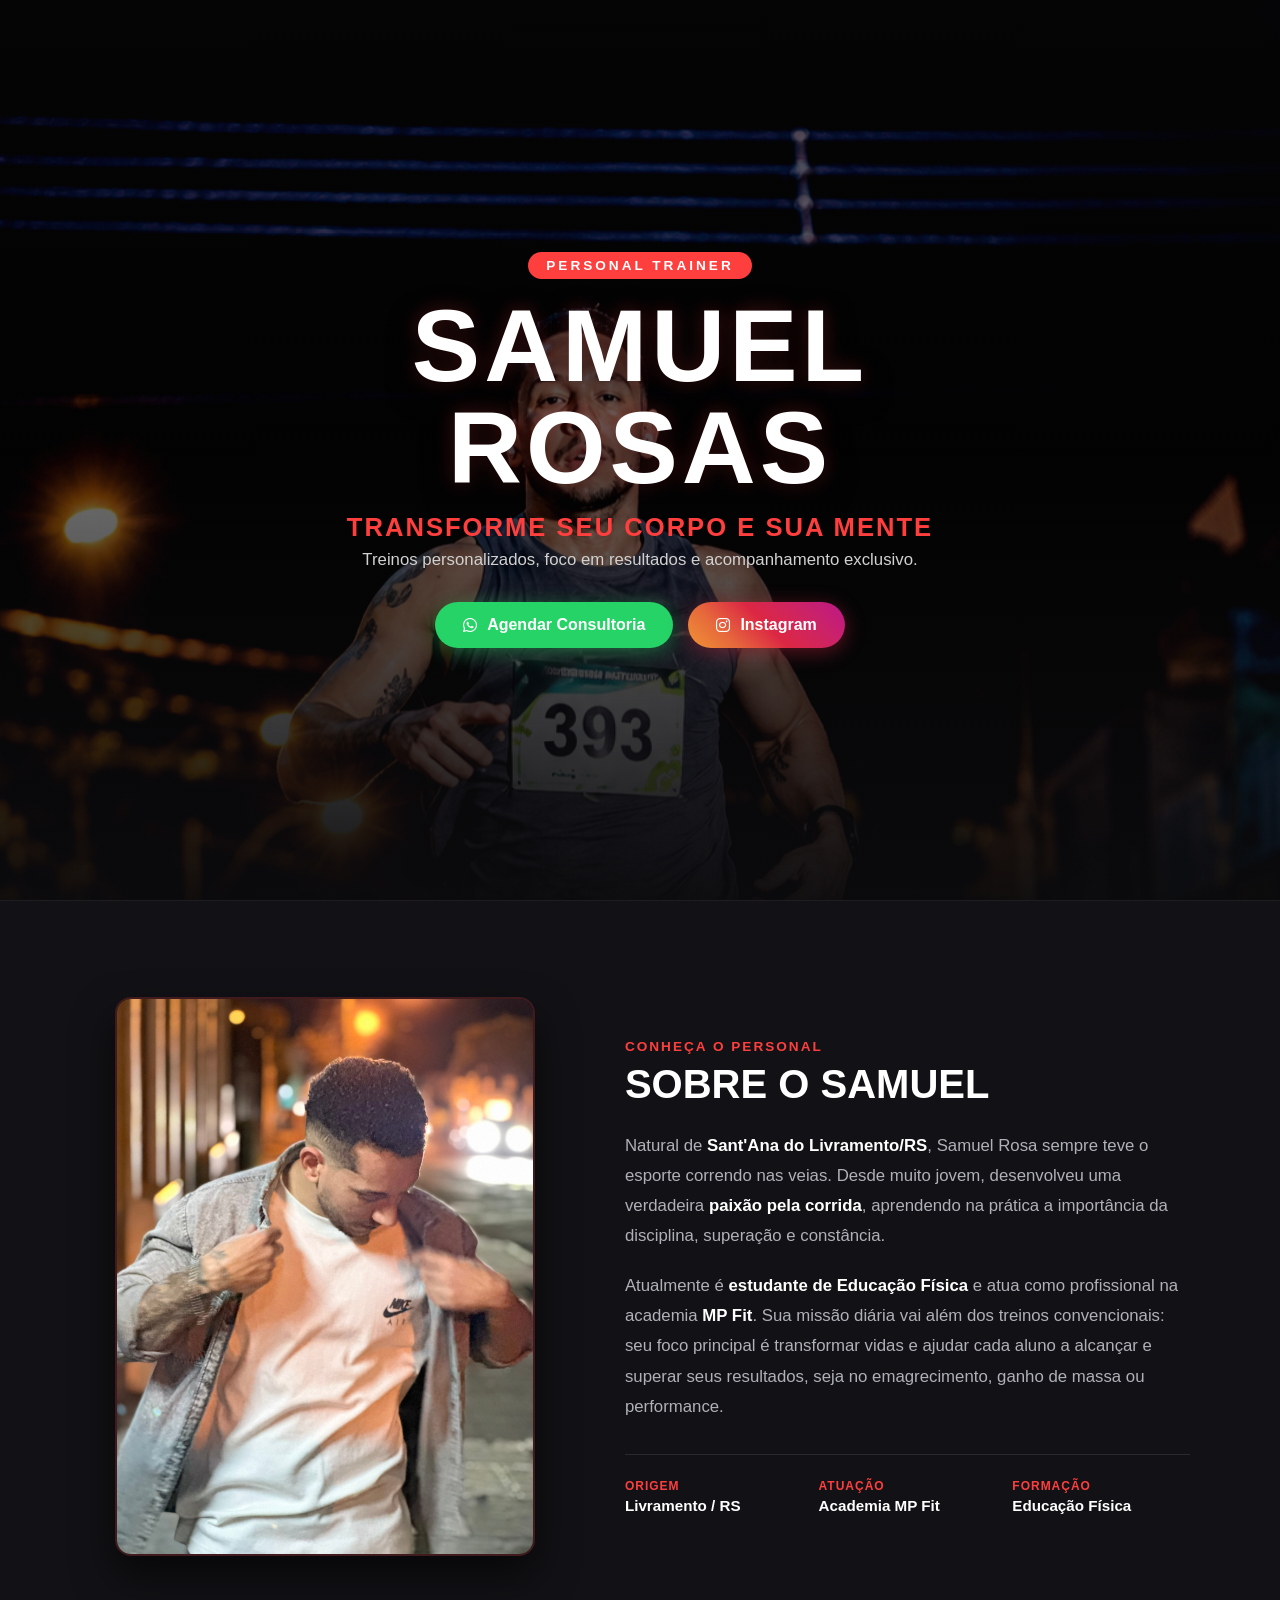
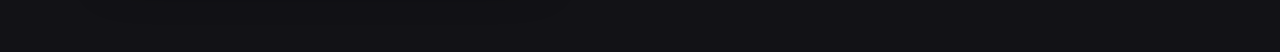
<file: index.html>
<!DOCTYPE html>
<html lang="pt-BR">
<head>
    <meta charset="UTF-8">
    <meta name="viewport" content="width=device-width, initial-scale=1.0">
    <title>Samuel Rosas | Personal Trainer</title>
    <!-- Ícones do Font Awesome -->
    <link rel="stylesheet" href="https://cdnjs.cloudflare.com/ajax/libs/font-awesome/6.4.0/css/all.min.css">
    <link rel="stylesheet" href="style.css">
</head>
<body>

    <!-- SESSÃO PRINCIPAL (HERO) -->
    <section class="hero">
        <div class="banner-bg">
            <img src="foto-samuel.PNG" alt="Samuel Rosa Personal Trainer" class="trainer-banner">
            <div class="overlay"></div>
        </div>

        <div class="hero-content">
            <span class="badge">PERSONAL TRAINER</span>
            <h1 class="main-title">SAMUEL ROSAS</h1>
            <p class="subtitle">TRANSFORME SEU CORPO E SUA MENTE</p>
            <p class="description">Treinos personalizados, foco em resultados e acompanhamento exclusivo.</p>
            
            <!-- GRUPO DE BOTÕES -->
            <div class="hero-buttons">
                <a href="https://wa.me/5555984115672?text=Ol%C3%A1%21%20Gostaria%20de%20saber%20mais%20informa%C3%A7%C3%B5es%20sobre%20a%20consultoria%20de%20treino." target="_blank" class="btn-whatsapp">
                    <i class="fa-brands fa-whatsapp"></i> Agendar Consultoria
                </a>
                
                <a href="https://www.instagram.com/samuel_rosas22/" target="_blank" class="btn-instagram">
                    <i class="fa-brands fa-instagram"></i> Instagram
                </a>
            </div>
        </div>
    </section>

    <!-- SESSÃO SOBRE -->
    <section class="about-section" id="sobre">
        <div class="container about-container">
            
            <!-- Foto Secundária -->
            <div class="about-image-wrapper">
                <img src="foto-samuel-sobre.PNG" alt="Samuel Rosa em treinamento" class="about-img">
            </div>

            <!-- Texto com Animação -->
            <div class="about-content">
                <span class="section-tag">CONHEÇA O PERSONAL</span>
                <h2>SOBRE O SAMUEL</h2>
                
                <p>
                    Natural de <strong>Sant'Ana do Livramento/RS</strong>, Samuel Rosa sempre teve o esporte correndo nas veias. 
                    Desde muito jovem, desenvolveu uma verdadeira <strong>paixão pela corrida</strong>, aprendendo na prática a importância 
                    da disciplina, superação e constância.
                </p>
                
                <p>
                    Atualmente é <strong>estudante de Educação Física</strong> e atua como profissional na academia <strong>MP Fit</strong>. 
                    Sua missão diária vai além dos treinos convencionais: seu foco principal é transformar vidas e ajudar cada aluno a alcançar e superar seus resultados, seja no emagrecimento, ganho de massa ou performance.
                </p>

                <div class="about-highlights">
                    <div class="highlight-item">
                        <span class="highlight-title">Origem</span>
                        <span class="highlight-desc">Livramento / RS</span>
                    </div>
                    <div class="highlight-item">
                        <span class="highlight-title">Atuação</span>
                        <span class="highlight-desc">Academia MP Fit</span>
                    </div>
                    <div class="highlight-item">
                        <span class="highlight-title">Formação</span>
                        <span class="highlight-desc">Educação Física</span>
                    </div>
                </div>
            </div>

        </div>
    </section>

</body>
</html>
</file>
<file: style.css>
/* ==========================================================================
   1. RESET & ESTILOS BASE
   ========================================================================== */
* {
    margin: 0;
    padding: 0;
    box-sizing: border-box;
    font-family: 'Montserrat', 'Segoe UI', Roboto, sans-serif;
}

body {
    background-color: #0b0b0d;
    color: #ffffff;
    overflow-x: hidden;
}

/* ==========================================================================
   2. HERO SECTION (CAPA)
   ========================================================================== */
.hero {
    position: relative;
    width: 100%;
    height: 100vh;
    display: flex;
    justify-content: center;
    align-items: center;
    overflow: hidden;
}

/* Background Banner */
.banner-bg {
    position: absolute;
    top: 0;
    left: 0;
    width: 100%;
    height: 100%;
    z-index: 1;
}

.trainer-banner {
    width: 100%;
    height: 100%;
    object-fit: cover;
    object-position: center top;
    filter: brightness(0.55) contrast(1.1);
    transform: scale(1.05);
    animation: zoomInBg 2s cubic-bezier(0.2, 1, 0.3, 1) forwards;
}

.overlay {
    position: absolute;
    top: 0;
    left: 0;
    width: 100%;
    height: 100%;
    background: linear-gradient(
        to bottom,
        rgba(11, 11, 13, 0.4) 0%,
        rgba(11, 11, 13, 0.2) 50%,
        rgba(11, 11, 13, 0.95) 100%
    );
}

/* Conteúdo Hero */
.hero-content {
    position: relative;
    z-index: 10;
    text-align: center;
    max-width: 900px;
    padding: 0 1.5rem;
    display: flex;
    flex-direction: column;
    align-items: center;
}

.badge {
    display: inline-block;
    background-color: #ff3e3e;
    color: #ffffff;
    padding: 6px 18px;
    font-weight: 700;
    font-size: 0.85rem;
    letter-spacing: 3px;
    border-radius: 20px;
    margin-bottom: 1rem;
    text-transform: uppercase;
    opacity: 0;
    animation: fadeIn 1s 0.2s forwards;
}

.main-title {
    font-size: clamp(3rem, 8vw, 7rem);
    font-weight: 900;
    line-height: 1;
    text-transform: uppercase;
    letter-spacing: 4px;
    color: #ffffff;
    text-shadow: 0 10px 30px rgba(0, 0, 0, 0.8), 0 0 20px rgba(255, 62, 62, 0.3);
    margin-bottom: 0.8rem;
    opacity: 0;
    transform: translateY(30px);
    animation: fadeInUpText 1.2s 0.4s cubic-bezier(0.2, 1, 0.3, 1) forwards;
}

.subtitle {
    font-size: clamp(1.1rem, 2.5vw, 1.6rem);
    font-weight: 800;
    color: #ff3e3e;
    text-transform: uppercase;
    letter-spacing: 2px;
    margin-bottom: 0.5rem;
    opacity: 0;
    animation: fadeIn 1s 0.8s forwards;
}

.description {
    color: #d1d1d1;
    margin-bottom: 2rem;
    font-size: 1.05rem;
    max-width: 600px;
    opacity: 0;
    animation: fadeIn 1s 1s forwards;
}

/* ==========================================================================
   3. BOTÕES DE AÇÃO (WHATSAPP E INSTAGRAM)
   ========================================================================== */
.hero-buttons {
    display: flex;
    gap: 15px;
    flex-wrap: wrap;
    justify-content: center;
    align-items: center;
    opacity: 0;
    animation: fadeIn 1s 1.2s forwards;
}

.btn-whatsapp, 
.btn-instagram {
    display: inline-flex;
    align-items: center;
    gap: 10px;
    text-decoration: none;
    padding: 14px 28px;
    font-weight: 700;
    font-size: 1rem;
    border-radius: 50px;
    transition: all 0.3s ease;
}

.btn-whatsapp {
    background-color: #25d366;
    color: #ffffff;
    box-shadow: 0 4px 20px rgba(37, 211, 102, 0.4);
}

.btn-whatsapp:hover {
    background-color: #1eb957;
    transform: translateY(-3px) scale(1.03);
    box-shadow: 0 8px 25px rgba(37, 211, 102, 0.6);
}

.btn-instagram {
    background: linear-gradient(45deg, #f09433 0%, #e6683c 25%, #dc2743 50%, #cc2366 75%, #bc1888 100%);
    color: #ffffff;
    box-shadow: 0 4px 20px rgba(220, 39, 67, 0.4);
}

.btn-instagram:hover {
    transform: translateY(-3px) scale(1.03);
    box-shadow: 0 8px 25px rgba(220, 39, 67, 0.6);
    filter: brightness(1.1);
}

/* ==========================================================================
   4. SEÇÃO SOBRE
   ========================================================================== */
.about-section {
    padding: 6rem 2rem;
    background-color: #121216;
    border-top: 1px solid rgba(255, 255, 255, 0.05);
}

.about-container {
    max-width: 1100px;
    margin: 0 auto;
    display: grid;
    grid-template-columns: 1fr 1.2fr;
    gap: 4rem;
    align-items: center;
}

.about-image-wrapper {
    position: relative;
    display: flex;
    justify-content: center;
}

.about-img {
    width: 100%;
    max-width: 420px;
    border-radius: 16px;
    box-shadow: 0 20px 40px rgba(0, 0, 0, 0.6);
    border: 2px solid rgba(255, 62, 62, 0.2);
    object-fit: cover;
}

.about-content {
    animation: revealUp 1.2s ease-out forwards;
}

.section-tag {
    color: #ff3e3e;
    font-weight: 700;
    font-size: 0.85rem;
    letter-spacing: 2px;
    display: block;
    margin-bottom: 0.5rem;
}

.about-content h2 {
    font-size: 2.5rem;
    font-weight: 900;
    margin-bottom: 1.5rem;
    text-transform: uppercase;
}

.about-content p {
    color: #b0b0b8;
    line-height: 1.8;
    font-size: 1.05rem;
    margin-bottom: 1.2rem;
}

.about-content strong {
    color: #ffffff;
}

.about-highlights {
    display: grid;
    grid-template-columns: repeat(3, 1fr);
    gap: 1rem;
    margin-top: 2rem;
    padding-top: 1.5rem;
    border-top: 1px solid rgba(255, 255, 255, 0.1);
}

.highlight-item {
    display: flex;
    flex-direction: column;
}

.highlight-title {
    font-size: 0.75rem;
    text-transform: uppercase;
    color: #ff3e3e;
    font-weight: 700;
    letter-spacing: 1px;
}

.highlight-desc {
    font-size: 0.95rem;
    font-weight: 700;
    color: #ffffff;
    margin-top: 4px;
}

/* ==========================================================================
   5. ANIMAÇÕES (@KEYFRAMES)
   ========================================================================== */
@keyframes fadeInUpText {
    0% {
        opacity: 0;
        transform: translateY(40px) scale(0.95);
    }
    100% {
        opacity: 1;
        transform: translateY(0) scale(1);
    }
}

@keyframes zoomInBg {
    0% {
        transform: scale(1.15);
    }
    100% {
        transform: scale(1.05);
    }
}

@keyframes fadeIn {
    to {
        opacity: 1;
    }
}

@keyframes revealUp {
    0% {
        opacity: 0;
        transform: translateY(50px);
    }
    100% {
        opacity: 1;
        transform: translateY(0);
    }
}

/* ==========================================================================
   6. RESPONSIVIDADE (DISPOSITIVOS MÓVEIS)
   ========================================================================== */
@media (max-width: 900px) {
    .about-container {
        grid-template-columns: 1fr;
        gap: 2.5rem;
        text-align: center;
    }

    .about-highlights {
        grid-template-columns: 1fr;
        gap: 1rem;
    }
}

@media (max-width: 600px) {
    .hero-buttons {
        flex-direction: column;
        width: 100%;
    }

    .btn-whatsapp, 
    .btn-instagram {
        width: 100%;
        justify-content: center;
    }

    .main-title {
        font-size: 3rem;
    }
}
</file>
